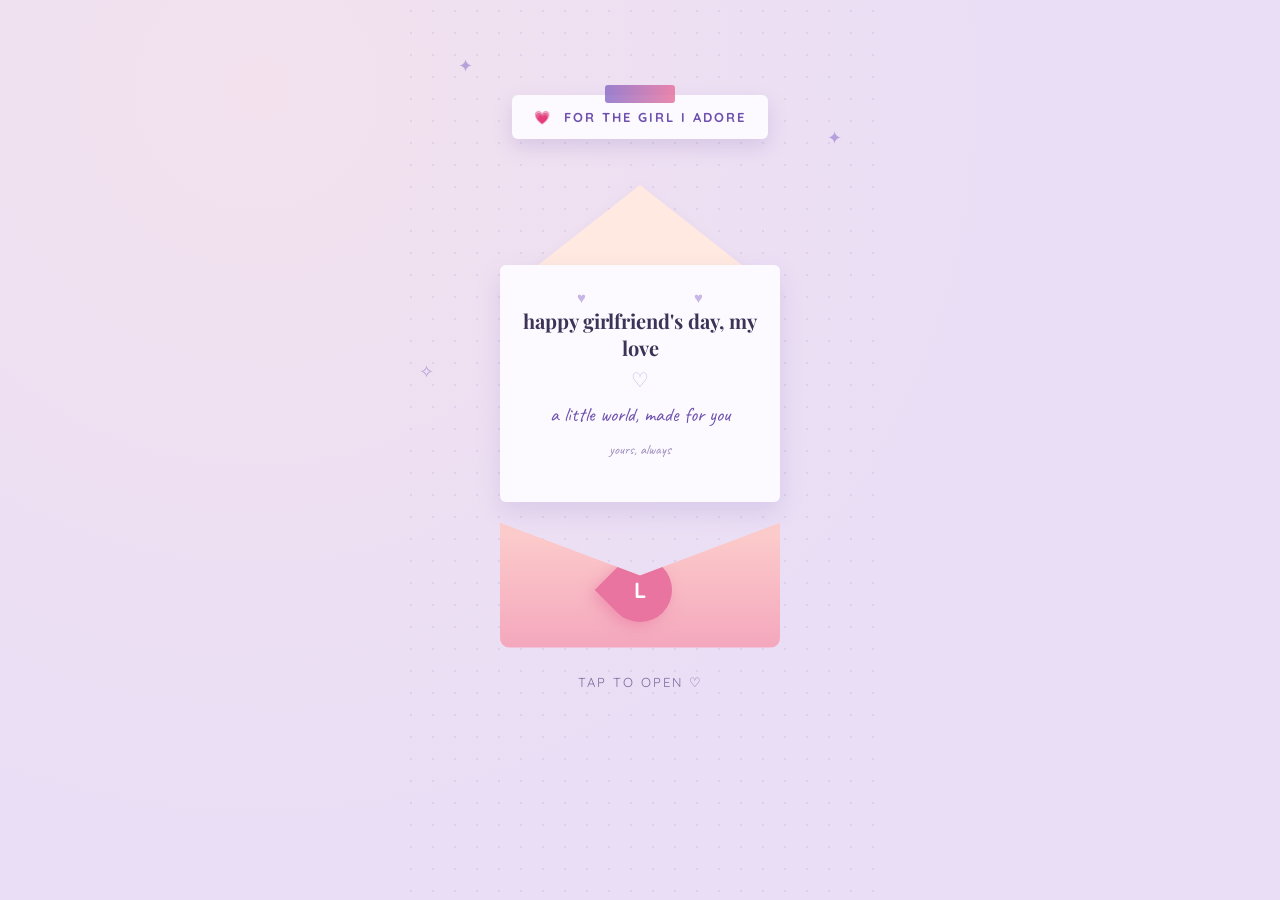
<file: index.html>
<!DOCTYPE html>
<html lang="en">
<head>
<meta charset="UTF-8">
<meta name="viewport" content="width=device-width, initial-scale=1.0">
<title>Happy Girlfriend's Day</title>
<link rel="stylesheet" href="styles.css">
<link rel="preconnect" href="https://fonts.googleapis.com">
<link href="https://fonts.googleapis.com/css2?family=Playfair+Display:ital,wght@0,600;0,700;1,500&family=Quicksand:wght@400;500;600;700&family=Caveat:wght@500;600&display=swap" rel="stylesheet">
</head>
<body>
<div class="app" id="app">

  <!-- decorative sparkles -->
  <div class="sparkle" style="top:6%; left:12%;">✦</div>
  <div class="sparkle" style="top:14%; right:8%;">✦</div>
  <div class="sparkle" style="top:40%; left:4%;">✧</div>

  <!-- ================= SCREEN 0: ENVELOPE ================= -->
  <section id="envelope-screen">
    <div class="tag">💗 &nbsp;FOR THE GIRL I ADORE</div>
    <div class="env-wrap">
      <div class="env-flap"></div>
      <div class="env-letter">
        <span class="heart-icon">♥ &nbsp;&nbsp;&nbsp;&nbsp;&nbsp;&nbsp;&nbsp;&nbsp;&nbsp;&nbsp;&nbsp;&nbsp;&nbsp;&nbsp;&nbsp;&nbsp;&nbsp;&nbsp;&nbsp;&nbsp;&nbsp;&nbsp;&nbsp;&nbsp;&nbsp; ♥</span><br>
        <h2>happy girlfriend's day, my love</h2>
        <div style="font-size:20px;color:var(--line);margin:6px 0;">♡</div>
        <p class="script" style="font-size:20px;color:var(--violet-dark);margin:10px 0 4px;">a little world, made for you</p>
        <p class="script" style="font-size:14px;color:#9c8bbd;">yours, always</p>
      </div>
      <div class="env-body">
        <div class="env-heart"><span id="initial-letter">L</span></div>
      </div>
    </div>
    <div class="tap-hint">TAP TO OPEN ♡</div>
  </section>

  <!-- ================= SCREEN 1: HERO ================= -->
  <section id="hero-screen" class="hidden fade-in">
    <div class="card center">
      <div class="eyebrow">💗 FOR MY FAVOURITE PERSON</div>
      <label class="avatar upload-slot">
        <input type="file" accept="image/*" onchange="handleUpload(event,'avatar-content')">
        <span class="slot-content" id="avatar-content">🌸</span>
      </label>
      <h1 class="hero-title">Happy Girlfriend's Day</h1>
      <div class="sub-script">for you, always ♡</div>
      <p class="body-text">Today is all about you. I built this tiny corner of the internet to say what I don't say often enough — that you make ordinary days feel like the good kind of story. Stay a while, my love.</p>

      <div class="player">
        <div class="art">🎵</div>
        <div class="meta">
          <div class="t">Our Song</div>
          <div class="s">A TRACK THAT'S JUST US</div>
          <div class="bar"><i></i></div>
        </div>
        <button aria-label="play">▶</button>
      </div>

      <div class="thumbs">
        <label class="upload-slot">
          <input type="file" accept="image/*" onchange="handleUpload(event,'thumb0')">
          <span class="slot-content" id="thumb0">🐻</span>
        </label>
        <label class="upload-slot">
          <input type="file" accept="image/*" onchange="handleUpload(event,'thumb1')">
          <span class="slot-content" id="thumb1">🐰</span>
        </label>
        <label class="upload-slot">
          <input type="file" accept="image/*" onchange="handleUpload(event,'thumb2')">
          <span class="slot-content" id="thumb2">💐</span>
        </label>
      </div>

      <button class="btn" onclick="showScreen('moments-screen')">SEE OUR LITTLE ALBUM →</button>
    </div>
  </section>

  <!-- ================= SCREEN 2: MOMENTS CAROUSEL ================= -->
  <section id="moments-screen" class="hidden fade-in">
    <div class="card center">
      <div class="eyebrow">💗 OUR MOMENTS</div>
      <h1 class="hero-title" style="font-size:26px;">us, in a few frames</h1>
      <p class="body-text" style="margin-top:4px;">a handful of moments I'd relive on loop ♡</p>

      <div class="carousel">
        <div class="arrows">
          <button onclick="moveSlide(-1)">←</button>
          <button onclick="moveSlide(1)">→</button>
        </div>
        <div class="polaroid">
          <div class="tape"></div>
          <label class="frame upload-slot" id="slide-frame">
            <input type="file" accept="image/*" onchange="handleSlideUpload(event)">
            <span class="slot-content" id="slide-emoji">🌷</span>
          </label>
          <div class="count" id="slide-count">01 / 03</div>
          <div class="cap" id="slide-caption">picked just for you, on an ordinary Tuesday.</div>
        </div>
      </div>

      <div class="dots" id="slide-dots"></div>

      <button class="btn" onclick="showScreen('bouquet-screen')">WHY I ADORE YOU →</button>
    </div>
  </section>

  <!-- ================= SCREEN 3: BOUQUET / REASONS ================= -->
  <section id="bouquet-screen" class="hidden fade-in">
    <div class="card center">
      <div class="eyebrow">💗 A LITTLE BOUQUET</div>
      <h1 class="hero-title" style="font-size:26px;">a bloom for every reason I adore you</h1>
      <p class="body-text" style="margin-top:4px;">picked just for you ♡</p>

      <div class="grid">
        <div class="cell"><span class="em">🌹</span><p>you feel like home</p></div>
        <div class="cell"><span class="em">🌸</span><p>your laugh is my favourite sound</p></div>
        <div class="cell"><span class="em">🌷</span><p>you make ordinary days magic</p></div>
        <div class="cell"><span class="em">🪻</span><p>you're my calm and my spark</p></div>
        <div class="cell"><span class="em">🌼</span><p>you make me want to be better</p></div>
        <div class="cell"><span class="em">🌻</span><p>it's you. it's always you.</p></div>
      </div>
      <div class="scallop"></div>
    </div>

    <button class="btn pink" style="margin-top:26px;" onclick="showScreen('letter-screen')">READ MY LETTER →</button>
  </section>

  <!-- ================= SCREEN 4: LETTER ================= -->
  <section id="letter-screen" class="hidden fade-in">
    <div class="card center">
      <div class="avatar" style="width:90px;height:90px;font-size:34px;">🐨</div>
      <div class="eyebrow">♡ A LETTER, JUST FOR YOU ♡</div>
      <div class="sub-script" style="font-size:28px;">My darling,</div>
      <hr class="divider">
      <p class="body-text" style="text-align:left;">I'm better with actions than with words, so I made you a little page instead — a song, our pictures, and a few things I mean with my whole heart.</p>

      <div class="letter-doodles">
        <label class="upload-slot">
          <input type="file" accept="image/*" onchange="handleUpload(event,'doodle0')">
          <span class="slot-content" id="doodle0">a basket of your favourite flowers 🌷</span>
        </label>
        <label class="upload-slot">
          <input type="file" accept="image/*" onchange="handleUpload(event,'doodle1')">
          <span class="slot-content" id="doodle1">"I love you the mostest" 💌</span>
        </label>
        <label class="upload-slot">
          <input type="file" accept="image/*" onchange="handleUpload(event,'doodle2')">
          <span class="slot-content" id="doodle2">ILYSM 🐸</span>
        </label>
      </div>

      <p class="body-text" style="text-align:left;">Thank you for being the calm in my chaos and the spark in my ordinary. For the late-night talks, the terrible puns, and the way you always know when I need a hug before I do.</p>
      <p class="body-text" style="text-align:left;">I hope today feels soft and warm and completely yours. I hope you feel even a fraction of how much you're adored. And I hope you always know — even on the days I forget to say it — I choose you, every single time.</p>

      <hr class="divider">
      <div class="sign-off">yours, completely,</div>
      <div class="sign-name">— YOUR PERSON</div>
    </div>

    <footer class="credit">WITH ALL MY LOVE · ME</footer>
  </section>

</div>
<script src="script.js"></script>
</body>
</html>
</file>
<file: styles.css>
:root{
    --bg1:#e9def6;
    --bg2:#f3e2ee;
    --card:#fdfaff;
    --plum:#3d3357;
    --violet:#8b6fc9;
    --violet-dark:#6d51ad;
    --pink:#f2a6c1;
    --pink-dark:#e8749f;
    --line:#c9b6e4;
  }
  *{box-sizing:border-box;}
  html,body{margin:0;padding:0;}
  body{
    min-height:100vh;
    background:radial-gradient(circle at 20% 10%, var(--bg2), var(--bg1) 60%);
    font-family:'Quicksand', sans-serif;
    color:var(--plum);
    display:flex;
    justify-content:center;
    overflow-x:hidden;
  }
  .app{
    width:100%;
    max-width:480px;
    min-height:100vh;
    position:relative;
    padding:32px 20px 60px;
    background-image:
      radial-gradient(circle, rgba(139,111,201,0.15) 1px, transparent 1.5px);
    background-size:22px 22px;
  }
  .sparkle{position:absolute;font-size:18px;color:var(--violet);opacity:.55;user-select:none;}
  h1,h2,h3{font-family:'Playfair Display', serif; margin:0;}
  .script{font-family:'Caveat', cursive;}
  .hidden{display:none !important;}
  .fade-in{animation:fadeIn .6s ease both;}
  @keyframes fadeIn{from{opacity:0; transform:translateY(14px);} to{opacity:1; transform:translateY(0);}}

  /* ---------- Envelope screen ---------- */
  #envelope-screen{
    display:flex;
    flex-direction:column;
    align-items:center;
    justify-content:center;
    min-height:80vh;
    text-align:center;
    cursor:pointer;
  }
  .tag{
    background:var(--card);
    padding:14px 22px;
    border-radius:6px;
    box-shadow:0 8px 20px rgba(109,81,173,.18);
    font-weight:700;
    letter-spacing:2px;
    font-size:13px;
    color:var(--violet-dark);
    position:relative;
    margin-bottom:46px;
  }
  .tag::before{
    content:'';
    position:absolute;
    top:-10px;left:50%;
    transform:translateX(-50%);
    width:70px;height:18px;
    background:linear-gradient(90deg,var(--violet),var(--pink-dark));
    border-radius:3px;
    opacity:.85;
  }
  .env-wrap{position:relative; width:280px;}
  .env-flap{
    width:0;height:0;
    margin:0 auto;
    border-left:140px solid transparent;
    border-right:140px solid transparent;
    border-bottom:110px solid #ffe9e0;
    filter:drop-shadow(0 4px 6px rgba(0,0,0,.05));
  }
  .env-letter{
    background:var(--card);
    border-radius:6px;
    padding:22px 18px 30px;
    margin-top:-30px;
    box-shadow:0 10px 24px rgba(109,81,173,.15);
    position:relative;
    z-index:2;
  }
  .env-letter h2{font-size:20px;}
  .env-letter .heart-icon{color:var(--line); font-size:15px; margin:6px 0;}
  .env-body{
    background:linear-gradient(180deg, #ffd9d0, #f4a7bd);
    border-radius:0 0 10px 10px;
    padding:70px 0 26px;
    margin-top:-14px;
    position:relative;
    clip-path: polygon(0 22%, 50% 55%, 100% 22%, 100% 100%, 0 100%);
  }
  .env-heart{
    width:64px;height:64px;
    background:var(--pink-dark);
    border-radius:50% 50% 50% 0;
    transform:rotate(45deg);
    display:flex;align-items:center;justify-content:center;
    margin:0 auto;
    box-shadow:0 6px 14px rgba(232,116,159,.5);
  }
  .env-heart span{transform:rotate(-45deg); color:#fff; font-weight:700; font-size:22px;}
  .tap-hint{margin-top:26px; letter-spacing:2px; font-size:13px; color:#7a6a9c;}

  /* ---------- generic section shell ---------- */
  .card{
    background:var(--card);
    border-radius:22px;
    padding:36px 22px 30px;
    box-shadow:0 14px 34px rgba(109,81,173,.16);
    position:relative;
    margin-bottom:26px;
  }
  .eyebrow{
    display:inline-flex; align-items:center; gap:8px;
    background:#fff;
    border:1px solid #eee0f6;
    padding:8px 16px;
    border-radius:20px;
    font-size:12px; font-weight:700; letter-spacing:2px;
    color:var(--violet-dark);
    margin-bottom:18px;
  }
  .center{text-align:center;}
  .avatar{
    width:112px;height:112px;
    border-radius:50%;
    margin:0 auto 18px;
    display:flex;align-items:center;justify-content:center;
    font-size:46px;
    background:radial-gradient(circle, #fff 55%, #f4e6ff);
    border:4px solid #e4d3fb;
    box-shadow:0 6px 18px rgba(139,111,201,.25);
  }
  h1.hero-title{font-size:30px; margin-bottom:6px;}
  .sub-script{font-family:'Caveat', cursive; font-size:22px; color:var(--violet-dark); margin-bottom:18px;}
  p.body-text{font-size:15.5px; line-height:1.65; color:#5a4f74; margin:0 0 22px;}

  /* song player */
  .player{
    display:flex; align-items:center; gap:14px;
    background:#f8f2ff;
    border-radius:16px;
    padding:14px;
    margin-bottom:22px;
  }
  .player .art{width:50px;height:50px;border-radius:10px;background:linear-gradient(135deg,#f2a6c1,#c9b6e4);flex-shrink:0;display:flex;align-items:center;justify-content:center;font-size:20px;}
  .player .meta{flex:1; text-align:left;}
  .player .meta .t{font-weight:700; font-size:14px;}
  .player .meta .s{font-size:10.5px; letter-spacing:1px; color:#8b7ba8; font-weight:600;}
  .player .bar{height:5px; background:#e4d3fb; border-radius:3px; margin-top:6px; overflow:hidden;}
  .player .bar i{display:block; height:100%; width:35%; background:var(--violet);}
  .player button{
    width:38px;height:38px;border-radius:50%;
    border:none; background:var(--violet);
    color:#fff; font-size:14px; cursor:pointer;
  }

  .thumbs{display:flex; gap:10px; margin-bottom:24px;}
  .thumbs > div{
    flex:1; aspect-ratio:1;
    border-radius:12px;
    display:flex;align-items:center;justify-content:center;
    font-size:26px;
    background:linear-gradient(160deg,#ffe3ec,#e7d7fb);
  }

  .btn{
    display:inline-block;
    width:100%;
    background:linear-gradient(90deg, var(--violet), var(--violet-dark));
    color:#fff;
    border:none;
    padding:16px;
    border-radius:30px;
    font-family:'Quicksand',sans-serif;
    font-weight:700;
    font-size:14.5px;
    letter-spacing:1px;
    cursor:pointer;
    box-shadow:0 10px 20px rgba(109,81,173,.35);
  }
  .btn:active{transform:translateY(1px);}
  .btn.pink{background:linear-gradient(90deg, var(--pink-dark), #d65e8c); box-shadow:0 10px 20px rgba(232,116,159,.4);}

  /* moments carousel */
  .carousel{position:relative; padding-top:6px;}
  .polaroid{
    background:#fff;
    border-radius:14px;
    padding:14px 14px 20px;
    box-shadow:0 12px 26px rgba(109,81,173,.18);
    max-width:280px;
    margin:0 auto 16px;
    position:relative;
  }
  .tape{
    position:absolute; top:-10px; left:50%; transform:translateX(-50%);
    width:80px; height:20px;
    background:repeating-linear-gradient(45deg, #cdb8ee, #cdb8ee 8px, #e4d3fb 8px, #e4d3fb 16px);
    border-radius:3px;
    opacity:.9;
  }
  .polaroid .frame{
    aspect-ratio:1;
    border-radius:8px;
    display:flex;align-items:center;justify-content:center;
    font-size:64px;
    background:linear-gradient(160deg,#ffe3ec,#e7d7fb);
    margin-bottom:12px;
  }
  .polaroid .count{text-align:center; font-weight:700; letter-spacing:2px; font-size:12px; color:var(--violet-dark); margin-bottom:8px;}
  .polaroid .cap{font-family:'Caveat',cursive; font-size:19px; text-align:center; color:var(--violet-dark); line-height:1.3;}
  .arrows{display:flex; justify-content:space-between; position:absolute; top:45%; left:-6px; right:-6px; z-index:3;}
  .arrows button{
    width:38px;height:38px;border-radius:50%; border:none;
    background:#fff; box-shadow:0 6px 14px rgba(109,81,173,.25);
    font-size:16px; color:var(--violet-dark); cursor:pointer;
  }
  .dots{display:flex; justify-content:center; gap:8px; margin:14px 0 24px;}
  .dots div{
    width:44px; height:44px; border-radius:10px;
    display:flex; align-items:center; justify-content:center; font-size:20px;
    background:linear-gradient(160deg,#ffe3ec,#e7d7fb);
    opacity:.55; cursor:pointer; border:2px solid transparent;
  }
  .dots div.active{opacity:1; border-color:var(--violet);}

  /* bouquet grid */
  .grid{
    display:grid; grid-template-columns:1fr 1fr; gap:14px;
    margin-bottom:6px;
  }
  .grid .cell{
    background:#faf6ff;
    border-radius:16px;
    padding:22px 12px;
    text-align:center;
  }
  .grid .cell .em{font-size:32px; display:block; margin-bottom:12px;}
  .grid .cell p{font-size:13.5px; font-weight:600; margin:0; line-height:1.35; color:#524669;}
  .scallop{
    height:20px;
    margin:20px -22px -30px;
    background:
      radial-gradient(circle at 10px 0, transparent 10px, var(--violet) 10.5px) 0 -10px / 20px 20px repeat-x;
    opacity:.5;
  }

  /* letter */
  .letter-doodles{display:flex; gap:10px; margin:20px 0;}
  .letter-doodles > div{
    flex:1; aspect-ratio:3/4;
    border-radius:10px;
    background:#faf6ff;
    display:flex; align-items:center; justify-content:center;
    font-size:13px; text-align:center; padding:6px;
    color:#7a6a9c; font-weight:600;
  }
  .divider{
    border:none; border-top:2px dashed var(--line);
    margin:22px 0;
  }
  .sign-off{font-family:'Caveat', cursive; font-size:24px; color:var(--violet-dark); margin-bottom:4px;}
  .sign-name{font-size:12.5px; font-weight:700; letter-spacing:2px; color:var(--violet-dark);}

  footer.credit{text-align:center; font-size:11px; letter-spacing:2px; color:#9c8bbd; margin-top:8px;}

  textarea.edit-box{
    width:100%; min-height:70px; border-radius:12px; border:1px solid #e4d3fb;
    padding:12px; font-family:'Quicksand',sans-serif; font-size:14px; color:var(--plum);
    resize:vertical; margin-bottom:14px;
  }

  /* ---------- photo upload slots ---------- */
  .thumbs > label, .grid .cell, .letter-doodles > label, .avatar, .frame{ }
  .upload-slot{
    cursor:pointer;
    position:relative;
    display:flex; align-items:center; justify-content:center;
    overflow:hidden;
  }
  .upload-slot input{display:none;}
  .upload-slot .slot-content{
    width:100%; height:100%;
    display:flex; align-items:center; justify-content:center;
    text-align:center;
  }
  .upload-slot.has-image .slot-content{font-size:0; color:transparent;}
  .upload-slot .slot-content img{
    width:100%; height:100%; object-fit:cover; border-radius:inherit;
  }
  .upload-slot:not(.has-image):hover{filter:brightness(0.97);}
  .upload-slot:not(.has-image)::after{
    content:'+ tap to add photo';
    position:absolute; bottom:2px; left:2px; right:2px;
    text-align:center; font-size:8.5px; font-weight:700; letter-spacing:.3px;
    color:#8b7ba8; background:rgba(255,255,255,.88);
    padding:2px 0; border-radius:4px;
    pointer-events:none;
  }
  .avatar.upload-slot:not(.has-image)::after{ bottom:6px; left:8px; right:8px; }
</file>
